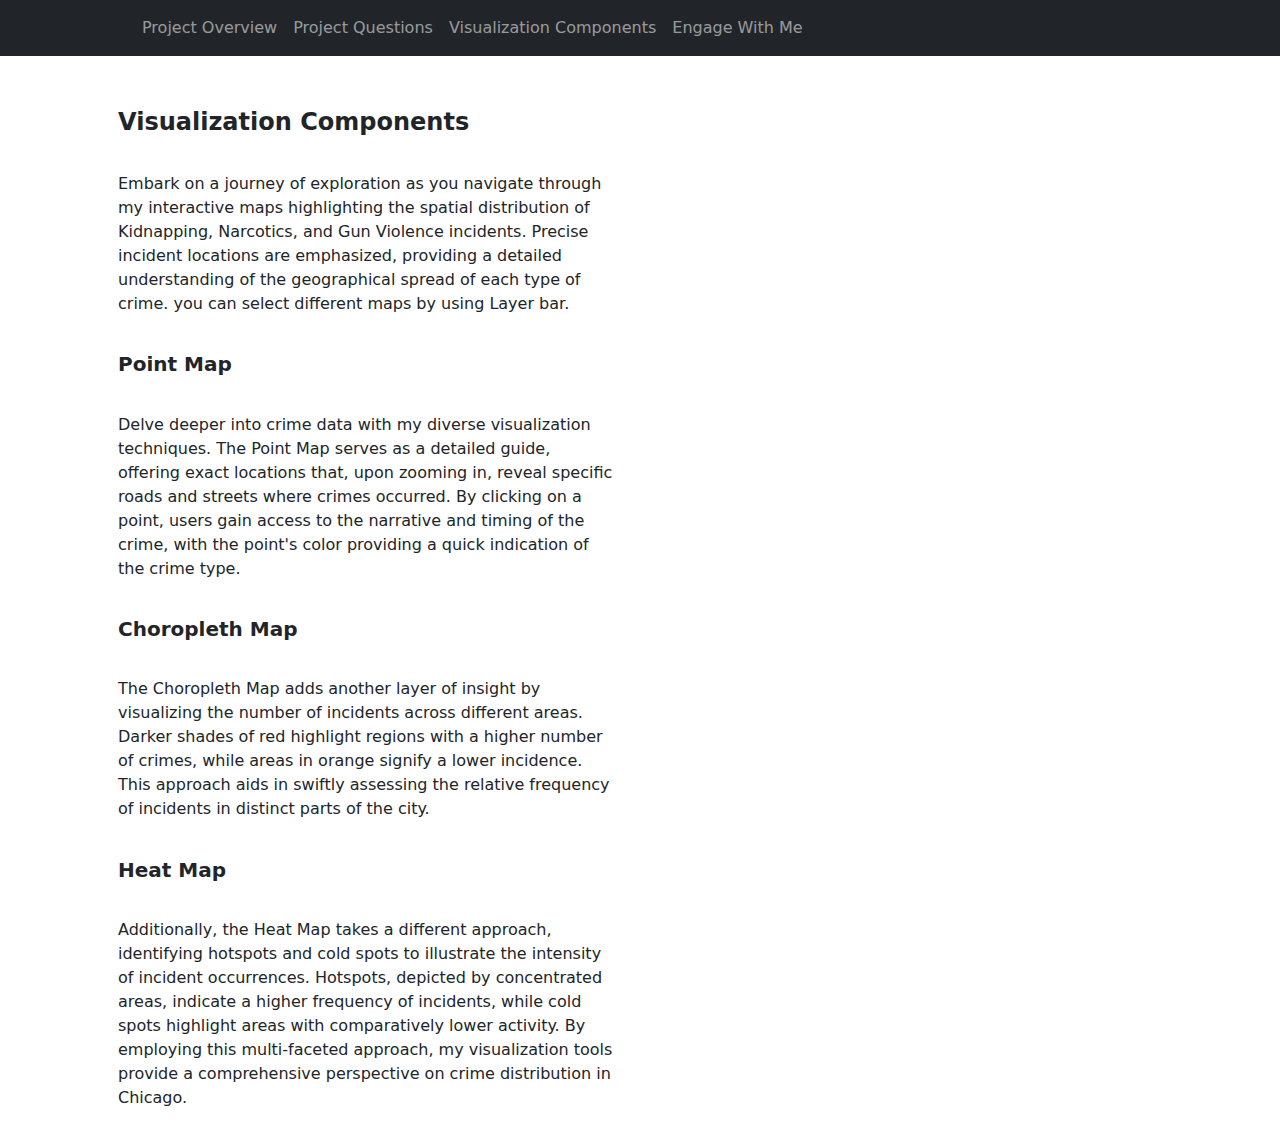
<file: Maps.html>
<!DOCTYPE html>
<html lang="en">
<head>
    <meta charset="utf-8" />
    <meta name="viewport" content="width=device-width, initial-scale=1, shrink-to-fit=no" />
    <meta name="description" content="" />
    <meta name="author" content="" />
    <title>Interactive Web Mapping of Crime Distribution in Chicago</title>
    <!-- Favicon-->
    <link rel="icon" type="image/x-icon" href="assets/favicon.ico" />
    <!-- Core theme CSS (includes Bootstrap)-->
    <link href="css/styles.css" rel="stylesheet" />
</head>
<body>
    <!-- Navigation-->
    <nav class="navbar navbar-expand-lg navbar-dark bg-dark fixed-bottom">
	  
        <div class="container px-4 px-lg-5">
            <a class="navbar-brand" href="#"></a>
            <button class="navbar-toggler" type="button" data-bs-toggle="collapse" data-bs-target="#navbarResponsive" aria-controls="navbarResponsive" aria-expanded="false" aria-label="Toggle navigation"><span class="navbar-toggler-icon"></span></button>
            <div class="collapse navbar-collapse" id="navbarResponsive">
                <ul class="navbar-nav ml-auto">
                    <li class="nav-item"><a class="nav-link" href="Index.html">Project Overview</a></li>
                    <li class="nav-item"><a class="nav-link" href="project.html">Project Questions </a></li>
                    <li class="nav-item"><a class="nav-link" href="Maps.html">Visualization Components</a></li>
                    <li class="nav-item"><a class="nav-link" href="methodology.html">Engage With Me</a></li>
                </ul>
            </div>
        </div>
    </nav>
    <!-- Page Content-->
    <section id="home">
        <div class="container px-4 px-lg-5">
            <div class="row gx-4 gx-lg-5">
                <div class="col-lg-6">
                    <h4 class="mt-5">Visualization Components</h4>
                    <p>
Embark on a journey of exploration as you navigate through my interactive maps highlighting the spatial distribution of Kidnapping, Narcotics, and Gun Violence incidents. Precise incident locations are emphasized, providing a detailed understanding of the geographical spread of each type of crime. you can select different maps by using Layer bar.</p>
              
				<h5>Point Map</h5>
				<p>Delve deeper into crime data with my diverse visualization techniques. The Point Map serves as a detailed guide, offering exact locations that, upon zooming in, reveal specific roads and streets where crimes occurred. By clicking on a point, users gain access to the narrative and timing of the crime, with the point's color providing a quick indication of the crime type.</p>
					<h5>Choropleth Map</h5>
					<p>The Choropleth Map adds another layer of insight by visualizing the number of incidents across different areas. Darker shades of red highlight regions with a higher number of crimes, while areas in orange signify a lower incidence. This approach aids in swiftly assessing the relative frequency of incidents in distinct parts of the city.</p>
					<h5>Heat Map</h5>
					<p>Additionally, the Heat Map takes a different approach, identifying hotspots and cold spots to illustrate the intensity of incident occurrences. Hotspots, depicted by concentrated areas, indicate a higher frequency of incidents, while cold spots highlight areas with comparatively lower activity. By employing this multi-faceted approach, my visualization tools provide a comprehensive perspective on crime distribution in Chicago.</p>
					
					
</div>
                <!-- Add your map iframe here -->
                <div class="col-lg-6">
                    <iframe width="140%" height="1000" src="https://aqazi2.github.io/FinalProject/" frameborder="0" allowfullscreen></iframe>
                </div>
            </div>
        </div>
    </section>
    <section id="about">
        <div class="container px-4 px-lg-5">
            <!-- About section content goes here -->
        </div>
    </section>
    <section id="services">
        <div class="container px-4 px-lg-5">
            <!-- Services section content goes here -->
        </div>
    </section>
    <section id="contact">
        <div class="container px-4 px-lg-5">
            <!-- Contact section content goes here -->
        </div>
    </section>
    <!-- Bootstrap core JS-->
    <script src="https://cdn.jsdelivr.net/npm/bootstrap@5.2.3/dist/js/bootstrap.bundle.min.js"></script>
    <!-- Core theme JS-->
    <script src="js/scripts.js"></script>
</body>
</html>
</file>
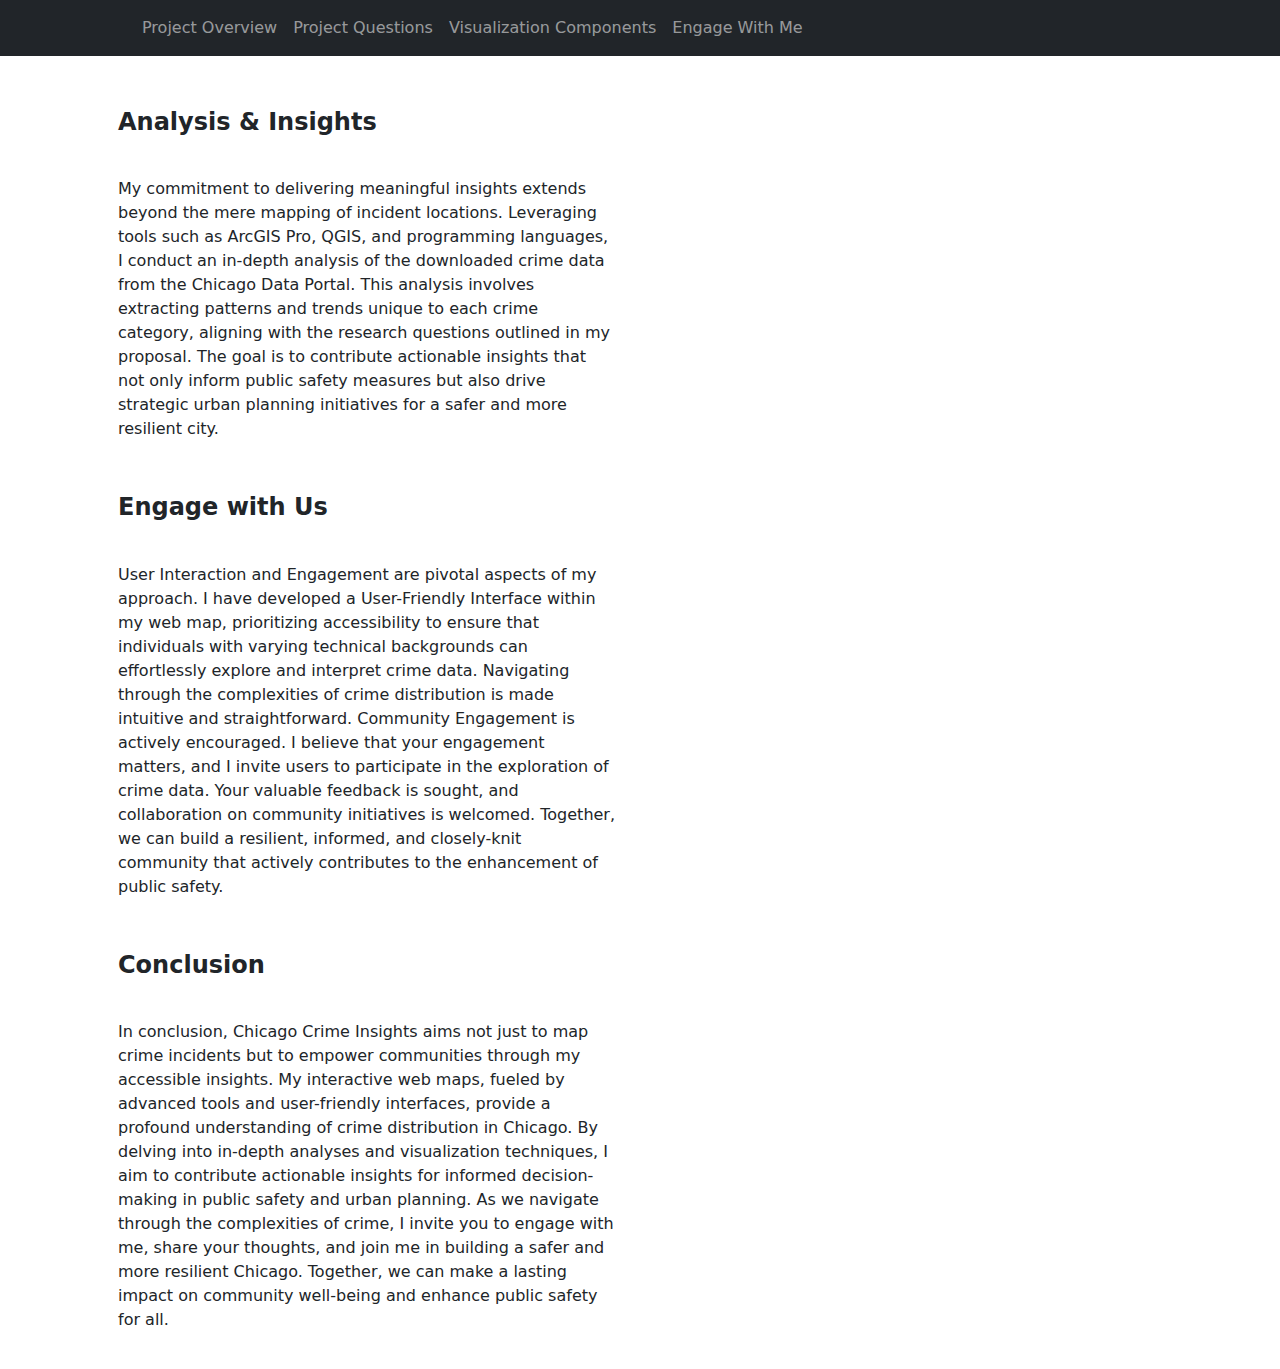
<file: Methodology.html>
<!DOCTYPE html>
<html lang="en">
<head>
    <meta charset="utf-8" />
    <meta name="viewport" content="width=device-width, initial-scale=1, shrink-to-fit=no" />
    <meta name="description" content="" />
    <meta name="author" content="" />
    <title>Interactive Web Mapping of Crime Distribution in Chicago</title>
    <!-- Favicon-->
    <link rel="icon" type="image/x-icon" href="assets/favicon.ico" />
    <!-- Core theme CSS (includes Bootstrap)-->
    <link href="css/styles.css" rel="stylesheet" />
</head>
<body>
    <!-- Navigation-->
    <nav class="navbar navbar-expand-lg navbar-dark bg-dark fixed-bottom">
	  
        <div class="container px-4 px-lg-5">
            <a class="navbar-brand" href="#"></a>
            <button class="navbar-toggler" type="button" data-bs-toggle="collapse" data-bs-target="#navbarResponsive" aria-controls="navbarResponsive" aria-expanded="false" aria-label="Toggle navigation"><span class="navbar-toggler-icon"></span></button>
            <div class="collapse navbar-collapse" id="navbarResponsive">
                <ul class="navbar-nav ml-auto">
                    <li class="nav-item"><a class="nav-link" href="Index.html">Project Overview</a></li>
                    <li class="nav-item"><a class="nav-link" href="project.html">Project Questions </a></li>
                    <li class="nav-item"><a class="nav-link" href="Maps.html">Visualization Components</a></li>
                    <li class="nav-item"><a class="nav-link" href="methodology.html">Engage With Me</a></li>
                </ul>
            </div>
        </div>
    </nav>
    <!-- Page Content-->
    <section id="home">
        <div class="container px-4 px-lg-5">
            <div class="row gx-4 gx-lg-5">
                <div class="col-lg-6">
                                     <h4 class="mt-5">Analysis & Insights</h4>
					
                    <h6>My commitment to delivering meaningful insights extends beyond the mere mapping of incident locations. Leveraging tools such as ArcGIS Pro, QGIS, and programming languages, I conduct an in-depth analysis of the downloaded crime data from the Chicago Data Portal. This analysis involves extracting patterns and trends unique to each crime category, aligning with the research questions outlined in my proposal. The goal is to contribute actionable insights that not only inform public safety measures but also drive strategic urban planning initiatives for a safer and more resilient city.</p>
					<h4 class="mt-5">Engage with Us</h4>
					<h6>User Interaction and Engagement are pivotal aspects of my approach. I have developed a User-Friendly Interface within my web map, prioritizing accessibility to ensure that individuals with varying technical backgrounds can effortlessly explore and interpret crime data. Navigating through the complexities of crime distribution is made intuitive and straightforward.

Community Engagement is actively encouraged. I believe that your engagement matters, and I invite users to participate in the exploration of crime data. Your valuable feedback is sought, and collaboration on community initiatives is welcomed. Together, we can build a resilient, informed, and closely-knit community that actively contributes to the enhancement of public safety.</h6>

					
					<h4 class="mt-5">Conclusion</h4>
					<h6>In conclusion, Chicago Crime Insights aims not just to map crime incidents but to empower communities through my accessible insights. My interactive web maps, fueled by advanced tools and user-friendly interfaces, provide a profound understanding of crime distribution in Chicago. By delving into in-depth analyses and visualization techniques, I aim to contribute actionable insights for informed decision-making in public safety and urban planning. As we navigate through the complexities of crime, I invite you to engage with me, share your thoughts, and join me in building a safer and more resilient Chicago. Together, we can make a lasting impact on community well-being and enhance public safety for all.</h6>
					
</div>
                <!-- Add your map iframe here -->
                <div class="col-lg-6">
                    <iframe width="140%" height="1000" src="https://aqazi2.github.io/FinalProject/" frameborder="0" allowfullscreen></iframe>
                </div>
            </div>
        </div>
    </section>
    <section id="about">
        <div class="container px-4 px-lg-5">
            <!-- About section content goes here -->
        </div>
    </section>
    <section id="services">
        <div class="container px-4 px-lg-5">
            <!-- Services section content goes here -->
        </div>
    </section>
    <section id="contact">
        <div class="container px-4 px-lg-5">
            <!-- Contact section content goes here -->
        </div>
    </section>
    <!-- Bootstrap core JS-->
    <script src="https://cdn.jsdelivr.net/npm/bootstrap@5.2.3/dist/js/bootstrap.bundle.min.js"></script>
    <!-- Core theme JS-->
    <script src="js/scripts.js"></script>
</body>
</html>
</file>
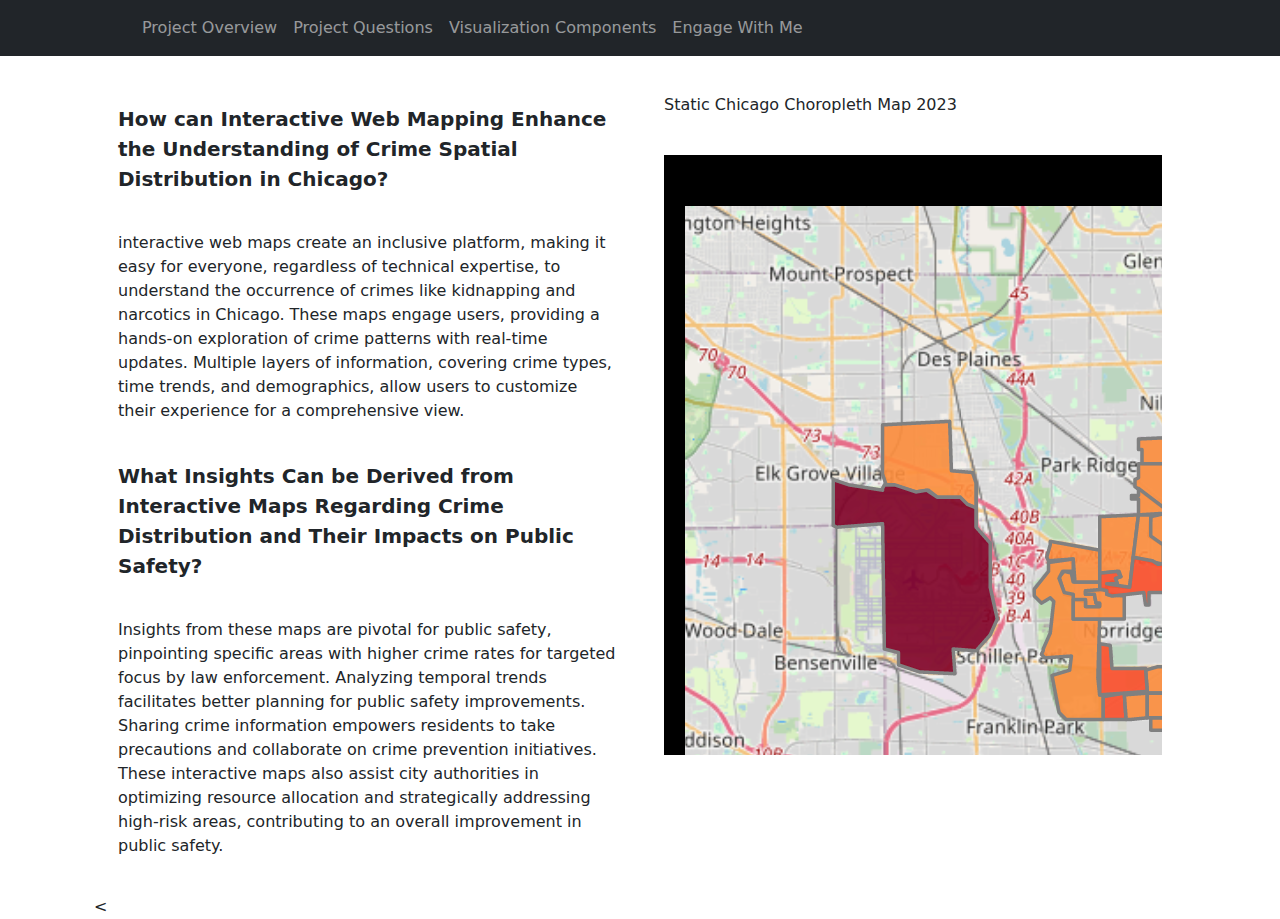
<file: project.html>
<!DOCTYPE html>
<html lang="en">
<head>
    <meta charset="utf-8" />
    <meta name="viewport" content="width=device-width, initial-scale=1, shrink-to-fit=no" />
    <meta name="description" content="" />
    <meta name="author" content="" />
    <title>Interactive Web Mapping of Crime Distribution in Chicago</title>
    <!-- Favicon-->
    <link rel="icon" type="image/x-icon" href="assets/favicon.ico" />
    <!-- Core theme CSS (includes Bootstrap)-->
    <link href="css/styles.css" rel="stylesheet" />
</head>
<body>
    <!-- Navigation-->
    <nav class="navbar navbar-expand-lg navbar-dark bg-dark fixed-bottom">
        <div class="container px-4 px-lg-5">
            <a class="navbar-brand" href="#"></a>
            <button class="navbar-toggler" type="button" data-bs-toggle="collapse" data-bs-target="#navbarResponsive" aria-controls="navbarResponsive" aria-expanded="false" aria-label="Toggle navigation"><span class="navbar-toggler-icon"></span></button>
            <div class="collapse navbar-collapse" id="navbarResponsive">
                <ul class="navbar-nav ml-auto">
                    <li class="nav-item"><a class="nav-link" href="Index.html">Project Overview</a></li>
                    <li class="nav-item"><a class="nav-link" href="project.html">Project Questions </a></li>
                    <li class="nav-item"><a class="nav-link" href="Maps.html">Visualization Components</a></li>
                    <li class="nav-item"><a class="nav-link" href="methodology.html">Engage With Me</a></li>
                </ul>
            </div>
        </div>
    </nav>
    <!-- Page Content-->
    <section id="home">
        <div class="container px-4 px-lg-5">
            <div class="row gx-4 gx-lg-5">
                <div class="col-lg-6">
                    <h5 class="mt-5">How can Interactive Web Mapping Enhance the Understanding of Crime Spatial Distribution in Chicago?</h5>
                    <h6> interactive web maps create an inclusive platform, making it easy for everyone, regardless of technical expertise, to understand the occurrence of crimes like kidnapping and narcotics in Chicago. These maps engage users, providing a hands-on exploration of crime patterns with real-time updates. Multiple layers of information, covering crime types, time trends, and demographics, allow users to customize their experience for a comprehensive view.</h6>
               <h5>What Insights Can be Derived from Interactive Maps Regarding Crime Distribution and Their Impacts on Public Safety?</h5>
			   <h6>Insights from these maps are pivotal for public safety, pinpointing specific areas with higher crime rates for targeted focus by law enforcement. Analyzing temporal trends facilitates better planning for public safety improvements. Sharing crime information empowers residents to take precautions and collaborate on crime prevention initiatives. These interactive maps also assist city authorities in optimizing resource allocation and strategically addressing high-risk areas, contributing to an overall improvement in public safety.</h6> </div>
                <!-- Add your map iframe here -->
                <div class="col-lg-6"> <h6>Static Chicago Choropleth Map 2023<h6/>
                    <iframe width="100%" height="600" src="images/p.png" alt="My Example Photo" frameborder="0" allowfullscreen></iframe>
                </div><
				</div>
           
        </div>
    </section>
    <section id="about">
        <div class="container px-4 px-lg-5">
            <!-- About section content goes here -->
        </div>
    </section>
    <section id="services">
        <div class="container px-4 px-lg-5">
            <!-- Services section content goes here -->
        </div>
    </section>
    <section id="contact">
        <div class="container px-4 px-lg-5">
            <!-- Contact section content goes here -->
        </div>
    </section>
    <!-- Bootstrap core JS-->
    <script src="https://cdn.jsdelivr.net/npm/bootstrap@5.2.3/dist/js/bootstrap.bundle.min.js"></script>
    <!-- Core theme JS-->
    <script src="js/scripts.js"></script>
</body>
</html>
</file>
